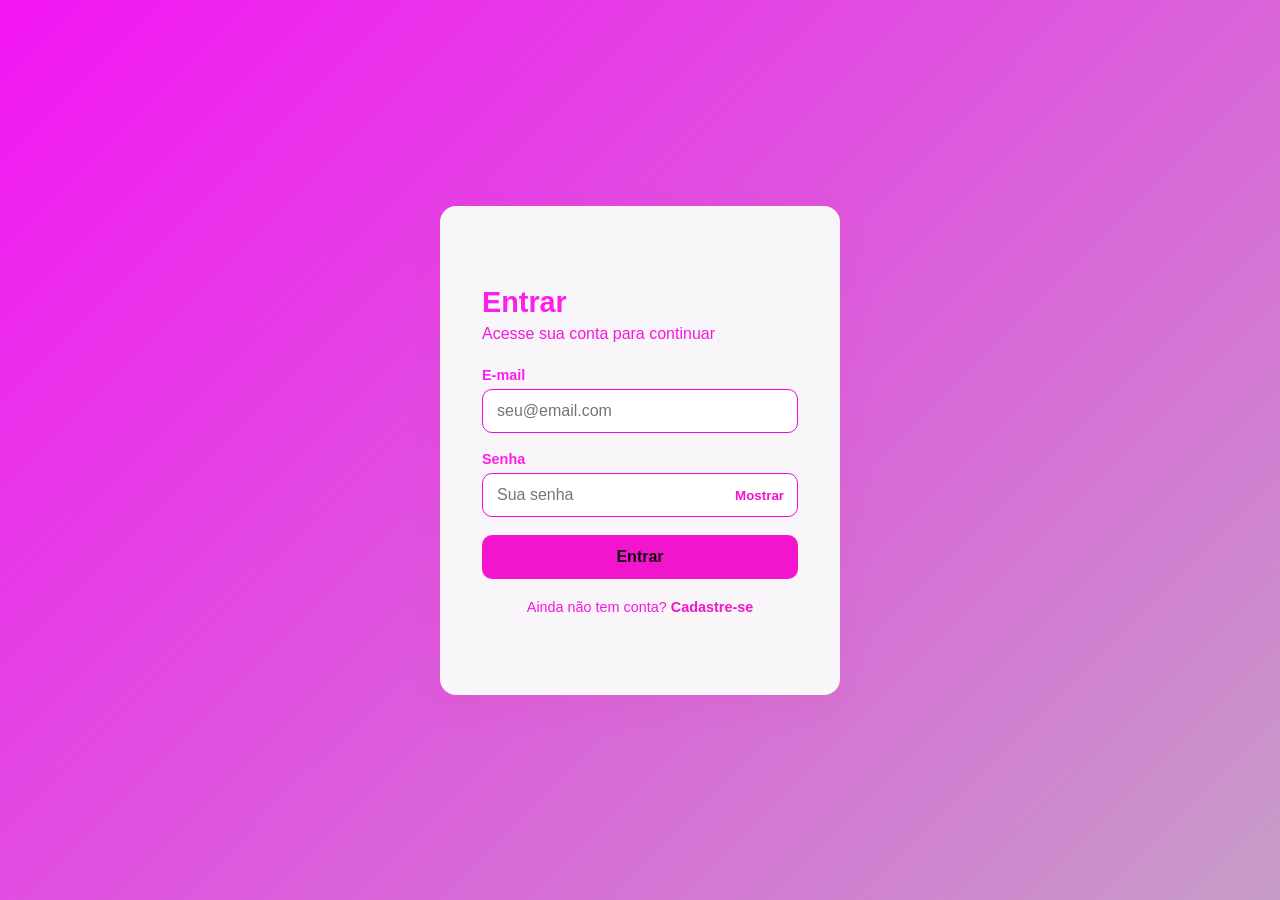
<file: index.html>
<!DOCTYPE html>
<html lang="pt-BR">
<head>
    <meta charset="UTF-8">
    <meta name="viewport" content="width=device-width, initial-scale=1.0">
    <title>Login | Projeto Web</title>
    <link rel="stylesheet" href="css/style.css">
</head>
<body>
    <main class="card">
        <h1>Entrar</h1>
        <p class="subtitulo">Acesse sua conta para continuar</p>

        <form id="form-login" novalidate>
            <div class="campo">
                <label for="email">E-mail</label>
                <input type="email" id="email" name="email" placeholder="seu@email.com" required>
            </div>

            <div class="campo">
                <label for="senha">Senha</label>
                <div class="senha-wrapper">
                    <input type="password" id="senha" name="senha" placeholder="Sua senha" required>
                    <button type="button" class="btn-mostrar" data-alvo="senha">Mostrar</button>
                </div>
            </div>

            <div id="mensagem" class="mensagem" role="alert"></div>

            <button type="submit" class="btn-principal">Entrar</button>
        </form>

        <p class="rodape">Ainda não tem conta? <a href="cadastro.html">Cadastre-se</a></p>
    </main>

    <script src="js/script.js"></script>
</body>
</html>
</file>
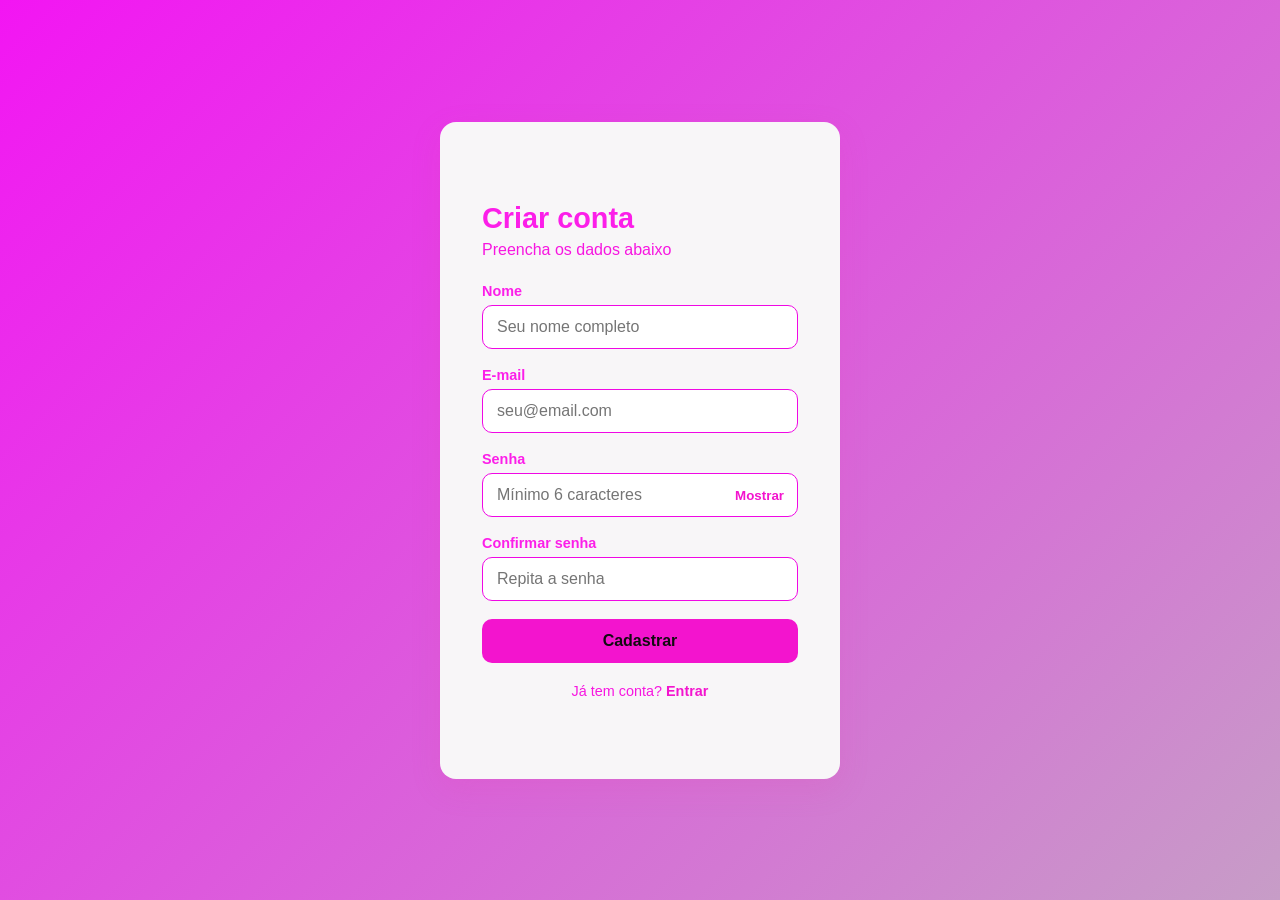
<file: cadastro.html>
<!DOCTYPE html>
<html lang="pt-BR">
<head>
    <meta charset="UTF-8">
    <meta name="viewport" content="width=device-width, initial-scale=1.0">
    <title>Cadastro | Projeto Web</title>
    <link rel="stylesheet" href="css/style.css">
</head>
<body>
    <main class="card">
        <h1>Criar conta</h1>
        <p class="subtitulo">Preencha os dados abaixo</p>

        <form id="form-cadastro" novalidate>
            <div class="campo">
                <label for="nome">Nome</label>
                <input type="text" id="nome" name="nome" placeholder="Seu nome completo" required>
            </div>

            <div class="campo">
                <label for="email">E-mail</label>
                <input type="email" id="email" name="email" placeholder="seu@email.com" required>
            </div>

            <div class="campo">
                <label for="senha">Senha</label>
                <div class="senha-wrapper">
                    <input type="password" id="senha" name="senha" placeholder="Mínimo 6 caracteres" required>
                    <button type="button" class="btn-mostrar" data-alvo="senha">Mostrar</button>
                </div>
            </div>

            <div class="campo">
                <label for="confirmar">Confirmar senha</label>
                <input type="password" id="confirmar" name="confirmar" placeholder="Repita a senha" required>
            </div>

            <div id="mensagem" class="mensagem" role="alert"></div>

            <button type="submit" class="btn-principal">Cadastrar</button>
        </form>

        <p class="rodape">Já tem conta? <a href="index.html">Entrar</a></p>
    </main>

    <script src="js/script.js"></script>
</body>
</html>
</file>
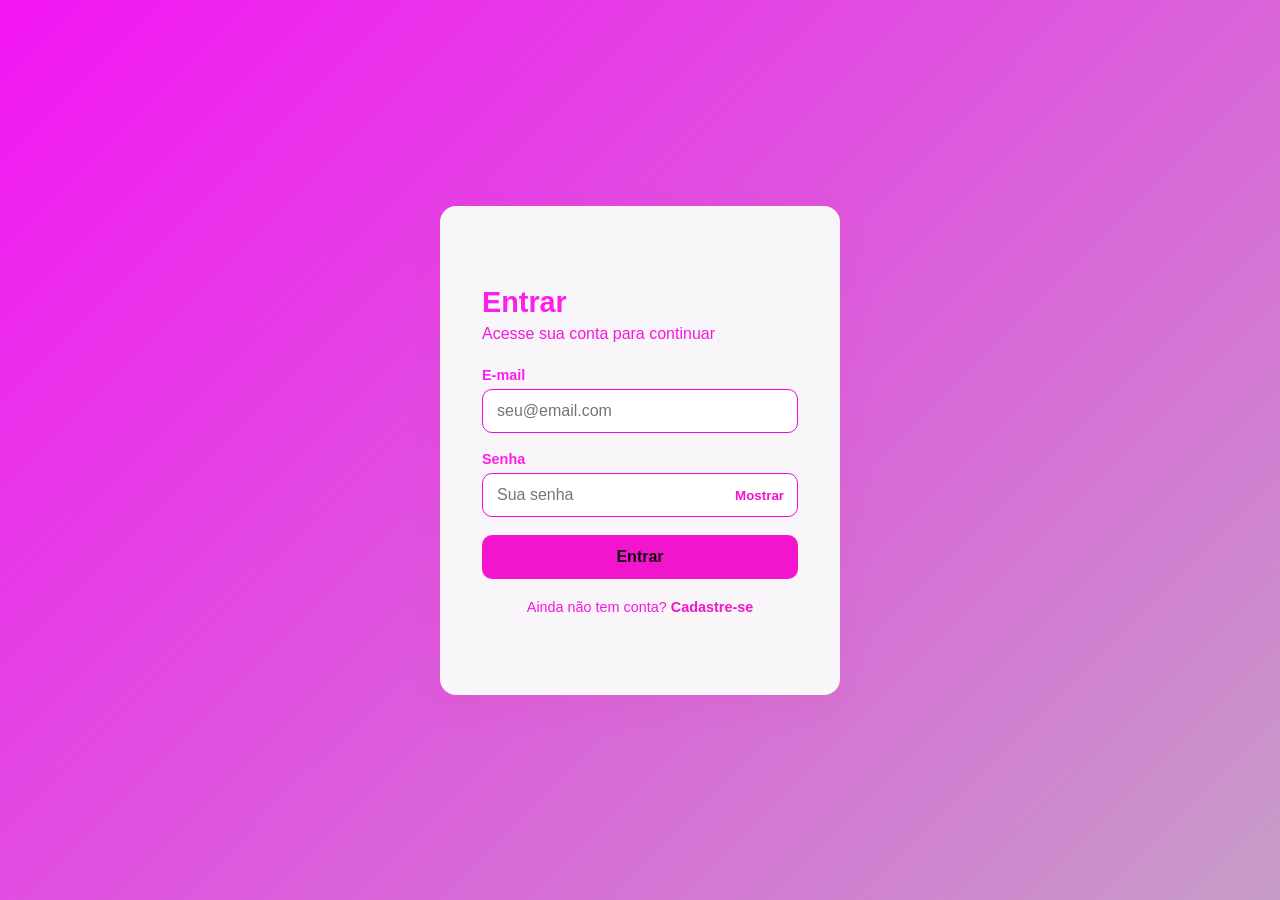
<file: painel.html>
<!DOCTYPE html>
<html lang="pt-BR">
<head>
    <meta charset="UTF-8">
    <meta name="viewport" content="width=device-width, initial-scale=1.0">
    <title>Painel | Projeto Web</title>
    <link rel="stylesheet" href="css/style.css">
</head>
<body>
    <main class="card">
        <h1>Bem-vindo(a)!</h1>
        <p class="subtitulo">Você está logado como <strong id="nome-usuario">visitante</strong>.</p>

        <p class="aviso">
            ⚠️ Fase 1 (simulação): este login ainda não usa banco de dados.
            Na Fase 2 esta página vira <code>painel.php</code> e passa a ser protegida pelo servidor.
        </p>

        <button id="btn-sair" class="btn-principal">Sair</button>
    </main>

    <script src="js/script.js"></script>
</body>
</html>
</file>
<file: css/style.css>
/* ===== Variáveis de cor (mude aqui para personalizar) ===== */
:root {
    --cor-primaria: #f314ce;
    --cor-primaria-escura: #f50ee9;
    --cor-fundo: #f315f3;
    --cor-texto: #fc1ee9;
    --cor-cinza: #f716e0;
    --cor-erro: #f8119f;
    --cor-sucesso: #fc18fc;
    --raio: 10px;
}

* {
    box-sizing: border-box;
    margin: 0;
    padding: 0;
}

body {
    font-family: "Segoe UI", Roboto, Arial, sans-serif;
    background: linear-gradient(135deg, var(--cor-fundo), #c79dc7);
    color: var(--cor-texto);
    min-height: 100vh;
    display: flex;
    align-items: center;
    justify-content: center;
    padding: 100px;
}

/* ===== Cartão central ===== */
.card {
    background: #f8f6f8;
    width: 100%;
    max-width: 400px;
    padding: 80px 42px;
    border-radius: 16px;
    box-shadow: 0 10px 30px rgba(229, 70, 168, 0.15);
}

h1 {
    font-size: 1.8rem;
    margin-bottom: 6px;
}

.subtitulo {
    color: var(--cor-cinza);
    margin-bottom: 24px;
}

/* ===== Campos do formulário ===== */
.campo {
    margin-bottom: 18px;
}

label {
    display: block;
    font-weight: 600;
    font-size: 0.9rem;
    margin-bottom: 6px;
}

input {
    width: 100%;
    padding: 12px 14px;
    border: 1.5px solid #f008e4;
    border-radius: var(--raio);
    font-size: 1rem;
    transition: border-color 0.2s, box-shadow 0.2s;
}

input:focus {
    outline: none;
    border-color: var(--cor-primaria);
    box-shadow: 0 0 0 3px rgba(79, 70, 229, 0.2);
}

input.invalido {
    border-color: var(--cor-erro);
}

.senha-wrapper {
    position: relative;
}

.senha-wrapper input {
    padding-right: 80px;
}

.btn-mostrar {
    position: absolute;
    right: 8px;
    top: 50%;
    transform: translateY(-50%);
    background: none;
    border: none;
    color: var(--cor-primaria);
    font-weight: 600;
    cursor: pointer;
    padding: 6px;
}

/* ===== Botão principal ===== */
.btn-principal {
    width: 100%;
    padding: 13px;
    background: var(--cor-primaria);
    color: #110b10;
    border: none;
    border-radius: var(--raio);
    font-size: 1rem;
    font-weight: 600;
    cursor: pointer;
    transition: background 0.2s;
}

.btn-principal:hover {
    background: var(--cor-primaria-escura);
}

.btn-principal:disabled {
    opacity: 0.6;
    cursor: wait;
}

/* ===== Mensagens de erro / sucesso ===== */
.mensagem {
    display: none;
    padding: 10px 14px;
    border-radius: var(--raio);
    margin-bottom: 16px;
    font-size: 0.9rem;
}

.mensagem.erro {
    display: block;
    background: #161115;
    color: var(--cor-erro);
    border: 1px solid #131113;
}

.mensagem.sucesso {
    display: block;
    background: #f0eeef;
    color: var(--cor-sucesso);
    border: 1px solid #181417;
}

/* ===== Rodapé e avisos ===== */
.rodape {
    text-align: center;
    margin-top: 20px;
    color: var(--cor-cinza);
    font-size: 0.9rem;
}

.rodape a {
    color: var(--cor-primaria);
    font-weight: 600;
    text-decoration: none;
}

.rodape a:hover {
    text-decoration: underline;
}

.aviso {
    background: #f7f3f6;
    border: 1px solid #fde68a;
    color: #331c30;
    padding: 12px;
    border-radius: var(--raio);
    font-size: 0.85rem;
    margin-bottom: 20px;
}
</file>
